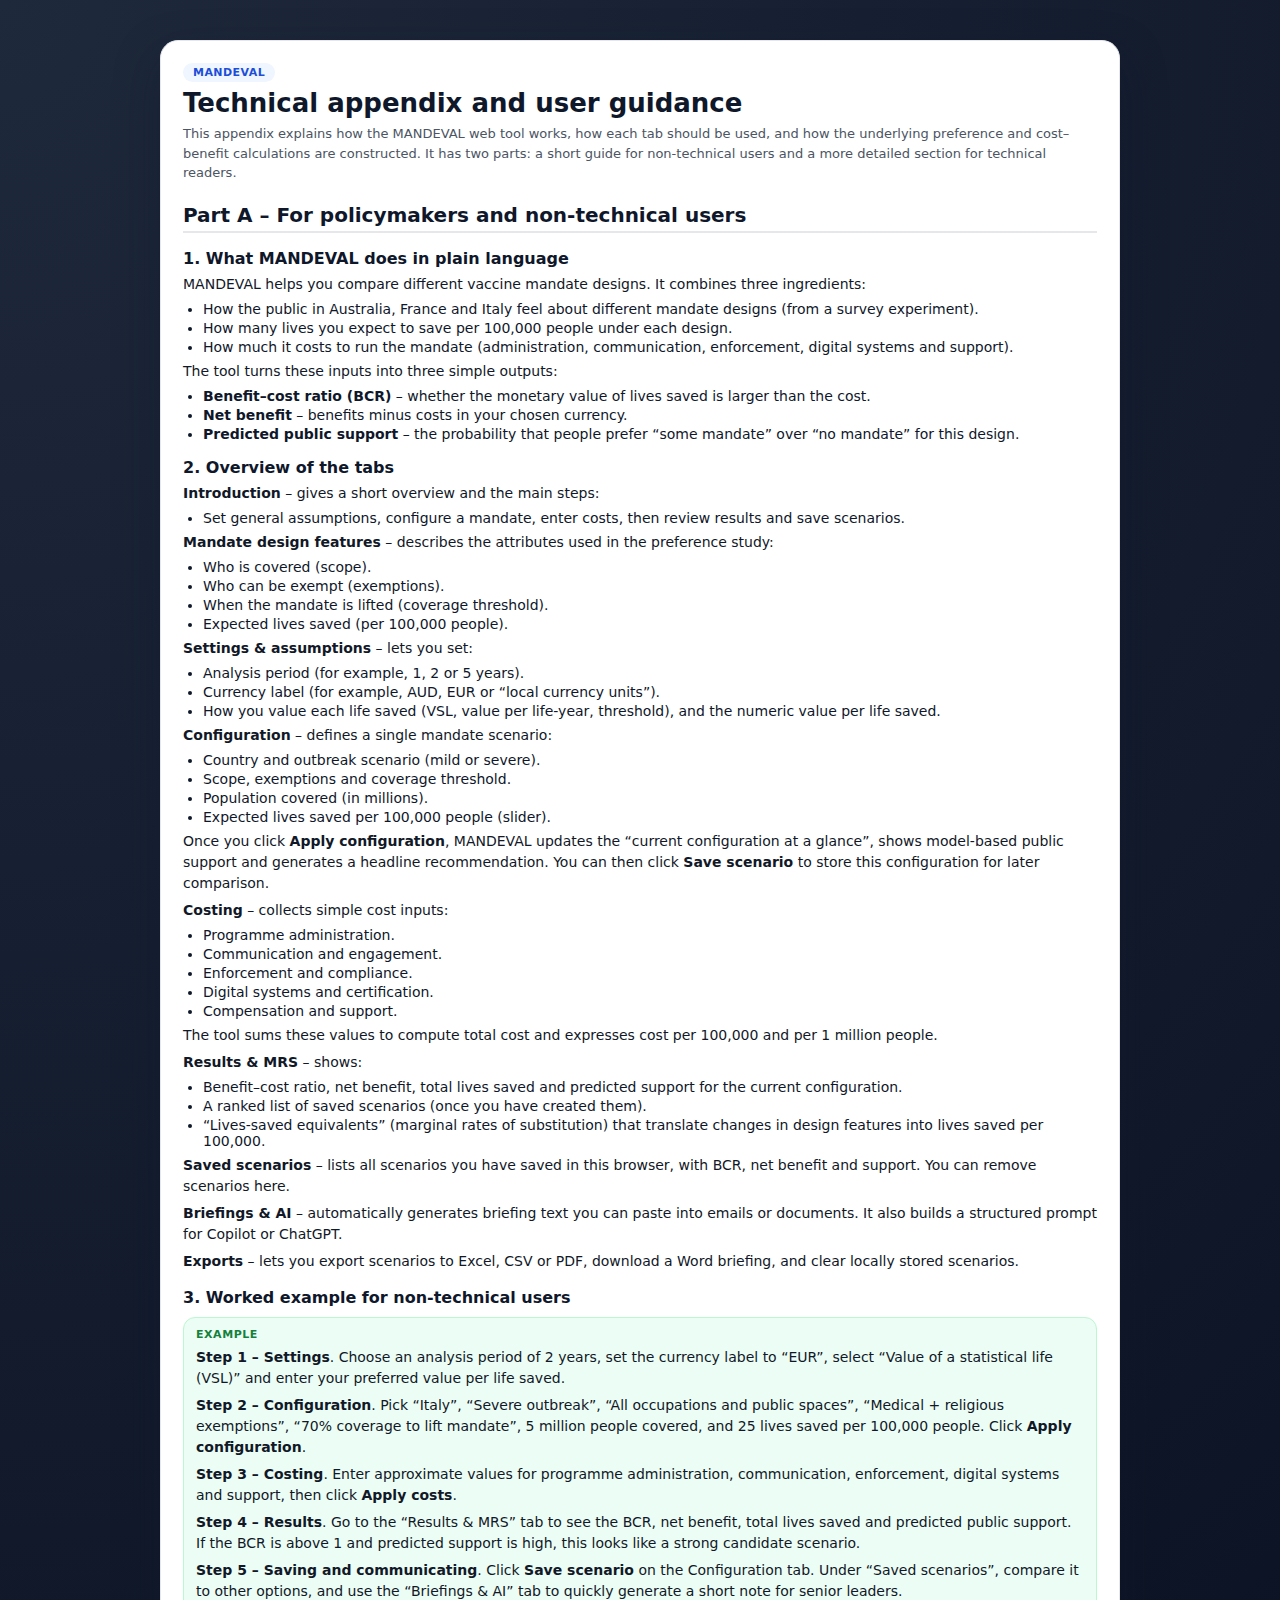
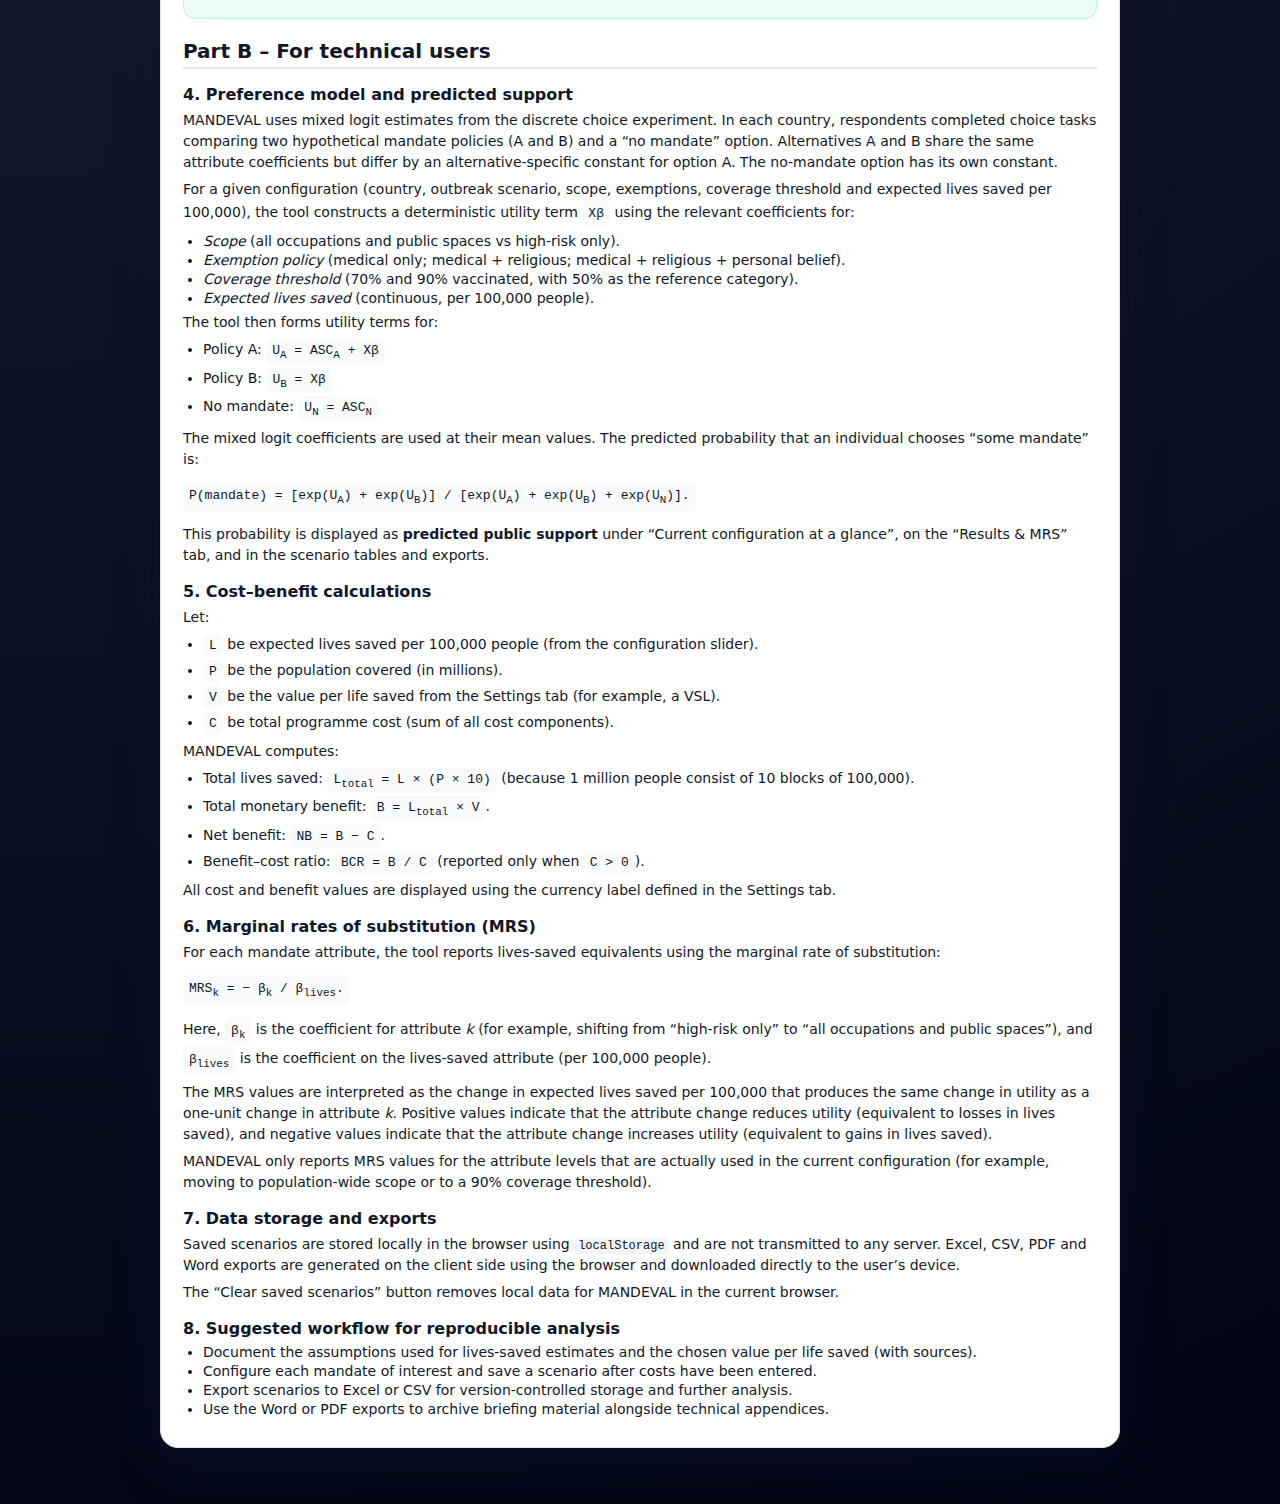
<file: technical-appendix.html>
<!DOCTYPE html>
<html lang="en">
<head>
  <meta charset="UTF-8">
  <title>MANDEVAL technical appendix</title>
  <meta name="viewport" content="width=device-width, initial-scale=1">
  <style>
    :root {
      --bg: #0F172A;
      --card: #FFFFFF;
      --muted: #6B7280;
      --accent: #2563EB;
    }
    body {
      margin: 0;
      font-family: system-ui, -apple-system, BlinkMacSystemFont, "Segoe UI", sans-serif;
      background: radial-gradient(circle at top left, #1E293B, #020617);
      color: #0F172A;
    }
    .shell {
      max-width: 960px;
      margin: 24px auto 40px;
      padding: 16px;
    }
    .page-card {
      background-color: var(--card);
      border-radius: 18px;
      padding: 20px 22px 24px;
      box-shadow: 0 18px 45px rgba(15, 23, 42, 0.35);
      border: 1px solid #E5E7EB;
    }
    h1 {
      font-size: 26px;
      margin: 0 0 6px;
    }
    h2 {
      font-size: 20px;
      margin: 20px 0 8px;
      border-bottom: 2px solid #E5E7EB;
      padding-bottom: 4px;
    }
    h3 {
      font-size: 16px;
      margin: 16px 0 6px;
    }
    p {
      font-size: 14px;
      line-height: 1.5;
      color: #111827;
      margin: 6px 0;
    }
    .label-pill {
      display: inline-flex;
      align-items: center;
      gap: 6px;
      padding: 3px 10px;
      border-radius: 999px;
      background-color: #EFF6FF;
      color: #1D4ED8;
      font-size: 11px;
      font-weight: 600;
      text-transform: uppercase;
      letter-spacing: 0.04em;
      margin-bottom: 6px;
    }
    .grid-two {
      display: grid;
      grid-template-columns: 1.4fr 1fr;
      gap: 18px;
      margin-top: 10px;
    }
    .highlight-box {
      border-radius: 12px;
      padding: 10px 12px;
      background: #F9FAFB;
      border: 1px solid #E5E7EB;
      font-size: 13px;
    }
    .pill {
      display: inline-block;
      padding: 2px 9px;
      border-radius: 999px;
      background-color: #EEF2FF;
      color: #4338CA;
      font-size: 11px;
      font-weight: 600;
      text-transform: uppercase;
      letter-spacing: 0.04em;
      margin-bottom: 6px;
    }
    ul {
      margin: 6px 0 6px 20px;
      padding: 0;
      font-size: 14px;
    }
    li {
      margin: 3px 0;
    }
    code {
      font-family: ui-monospace, SFMono-Regular, Menlo, Monaco, Consolas, "Liberation Mono", "Courier New", monospace;
      font-size: 12px;
      background-color: #F3F4F6;
      padding: 1px 4px;
      border-radius: 4px;
    }
    .math {
      font-family: ui-monospace, SFMono-Regular, Menlo, Monaco, Consolas, "Liberation Mono", "Courier New", monospace;
      display: inline-block;
      background-color: #F9FAFB;
      padding: 4px 6px;
      border-radius: 6px;
      font-size: 13px;
    }
    .example-box {
      border-radius: 12px;
      padding: 10px 12px;
      background: #ECFDF5;
      border: 1px solid #BBF7D0;
      font-size: 13px;
      margin-top: 10px;
    }
    .example-tag {
      font-size: 11px;
      font-weight: 600;
      text-transform: uppercase;
      letter-spacing: 0.05em;
      color: #15803D;
      margin-bottom: 2px;
    }
    .tab-name {
      font-weight: 600;
    }
    @media (max-width: 768px){
      .grid-two {
        grid-template-columns: 1fr;
      }
      .page-card {
        padding: 16px 14px 20px;
      }
      .shell {
        padding: 10px;
      }
    }
  </style>
</head>
<body>
  <div class="shell">
    <div class="page-card">
      <div class="label-pill">MANDEVAL</div>
      <h1>Technical appendix and user guidance</h1>
      <p style="font-size:13px;color:#4B5563;">
        This appendix explains how the MANDEVAL web tool works, how each tab should be used, and how
        the underlying preference and cost–benefit calculations are constructed. It has two parts:
        a short guide for non-technical users and a more detailed section for technical readers.
      </p>

      <h2>Part A – For policymakers and non-technical users</h2>

      <h3>1. What MANDEVAL does in plain language</h3>
      <p>
        MANDEVAL helps you compare different vaccine mandate designs. It combines three ingredients:
      </p>
      <ul>
        <li>How the public in Australia, France and Italy feel about different mandate designs (from a survey experiment).</li>
        <li>How many lives you expect to save per 100,000 people under each design.</li>
        <li>How much it costs to run the mandate (administration, communication, enforcement, digital systems and support).</li>
      </ul>
      <p>
        The tool turns these inputs into three simple outputs:
      </p>
      <ul>
        <li><strong>Benefit–cost ratio (BCR)</strong> – whether the monetary value of lives saved is larger than the cost.</li>
        <li><strong>Net benefit</strong> – benefits minus costs in your chosen currency.</li>
        <li><strong>Predicted public support</strong> – the probability that people prefer “some mandate” over “no mandate” for this design.</li>
      </ul>

      <h3>2. Overview of the tabs</h3>

      <p><span class="tab-name">Introduction</span> – gives a short overview and the main steps:</p>
      <ul>
        <li>Set general assumptions, configure a mandate, enter costs, then review results and save scenarios.</li>
      </ul>

      <p><span class="tab-name">Mandate design features</span> – describes the attributes used in the preference study:</p>
      <ul>
        <li>Who is covered (scope).</li>
        <li>Who can be exempt (exemptions).</li>
        <li>When the mandate is lifted (coverage threshold).</li>
        <li>Expected lives saved (per 100,000 people).</li>
      </ul>

      <p><span class="tab-name">Settings &amp; assumptions</span> – lets you set:</p>
      <ul>
        <li>Analysis period (for example, 1, 2 or 5 years).</li>
        <li>Currency label (for example, AUD, EUR or “local currency units”).</li>
        <li>How you value each life saved (VSL, value per life-year, threshold), and the numeric value per life saved.</li>
      </ul>

      <p><span class="tab-name">Configuration</span> – defines a single mandate scenario:</p>
      <ul>
        <li>Country and outbreak scenario (mild or severe).</li>
        <li>Scope, exemptions and coverage threshold.</li>
        <li>Population covered (in millions).</li>
        <li>Expected lives saved per 100,000 people (slider).</li>
      </ul>
      <p>
        Once you click <strong>Apply configuration</strong>, MANDEVAL updates the “current configuration at a glance”,
        shows model-based public support and generates a headline recommendation. You can then click
        <strong>Save scenario</strong> to store this configuration for later comparison.
      </p>

      <p><span class="tab-name">Costing</span> – collects simple cost inputs:</p>
      <ul>
        <li>Programme administration.</li>
        <li>Communication and engagement.</li>
        <li>Enforcement and compliance.</li>
        <li>Digital systems and certification.</li>
        <li>Compensation and support.</li>
      </ul>
      <p>
        The tool sums these values to compute total cost and expresses cost per 100,000 and per 1 million people.
      </p>

      <p><span class="tab-name">Results &amp; MRS</span> – shows:</p>
      <ul>
        <li>Benefit–cost ratio, net benefit, total lives saved and predicted support for the current configuration.</li>
        <li>A ranked list of saved scenarios (once you have created them).</li>
        <li>“Lives-saved equivalents” (marginal rates of substitution) that translate changes in design features into lives saved per 100,000.</li>
      </ul>

      <p><span class="tab-name">Saved scenarios</span> – lists all scenarios you have saved in this browser, with BCR, net benefit and support. You can remove scenarios here.</p>

      <p><span class="tab-name">Briefings &amp; AI</span> – automatically generates briefing text you can paste into emails or documents. It also builds a structured prompt for Copilot or ChatGPT.</p>

      <p><span class="tab-name">Exports</span> – lets you export scenarios to Excel, CSV or PDF, download a Word briefing, and clear locally stored scenarios.</p>

      <h3>3. Worked example for non-technical users</h3>

      <div class="example-box">
        <div class="example-tag">Example</div>
        <p><strong>Step 1 – Settings</strong>. Choose an analysis period of 2 years, set the currency label to “EUR”, select “Value of a statistical life (VSL)” and enter your preferred value per life saved.</p>
        <p><strong>Step 2 – Configuration</strong>. Pick “Italy”, “Severe outbreak”, “All occupations and public spaces”, “Medical + religious exemptions”, “70% coverage to lift mandate”, 5 million people covered, and 25 lives saved per 100,000 people. Click <strong>Apply configuration</strong>.</p>
        <p><strong>Step 3 – Costing</strong>. Enter approximate values for programme administration, communication, enforcement, digital systems and support, then click <strong>Apply costs</strong>.</p>
        <p><strong>Step 4 – Results</strong>. Go to the “Results &amp; MRS” tab to see the BCR, net benefit, total lives saved and predicted public support. If the BCR is above 1 and predicted support is high, this looks like a strong candidate scenario.</p>
        <p><strong>Step 5 – Saving and communicating</strong>. Click <strong>Save scenario</strong> on the Configuration tab. Under “Saved scenarios”, compare it to other options, and use the “Briefings &amp; AI” tab to quickly generate a short note for senior leaders.</p>
      </div>

      <h2>Part B – For technical users</h2>

      <h3>4. Preference model and predicted support</h3>
      <p>
        MANDEVAL uses mixed logit estimates from the discrete choice experiment. In each country,
        respondents completed choice tasks comparing two hypothetical mandate policies (A and B) and a
        “no mandate” option. Alternatives A and B share the same attribute coefficients but differ by an
        alternative-specific constant for option A. The no-mandate option has its own constant.
      </p>
      <p>
        For a given configuration (country, outbreak scenario, scope, exemptions, coverage threshold and
        expected lives saved per 100,000), the tool constructs a deterministic utility term
        <span class="math">Xβ</span> using the relevant coefficients for:
      </p>
      <ul>
        <li><em>Scope</em> (all occupations and public spaces vs high-risk only).</li>
        <li><em>Exemption policy</em> (medical only; medical + religious; medical + religious + personal belief).</li>
        <li><em>Coverage threshold</em> (70% and 90% vaccinated, with 50% as the reference category).</li>
        <li><em>Expected lives saved</em> (continuous, per 100,000 people).</li>
      </ul>
      <p>
        The tool then forms utility terms for:
      </p>
      <ul>
        <li>Policy A: <span class="math">U<sub>A</sub> = ASC<sub>A</sub> + Xβ</span></li>
        <li>Policy B: <span class="math">U<sub>B</sub> = Xβ</span></li>
        <li>No mandate: <span class="math">U<sub>N</sub> = ASC<sub>N</sub></span></li>
      </ul>
      <p>
        The mixed logit coefficients are used at their mean values. The predicted probability that an
        individual chooses “some mandate” is:
      </p>
      <p class="math">
        P(mandate) = [exp(U<sub>A</sub>) + exp(U<sub>B</sub>)] / [exp(U<sub>A</sub>) + exp(U<sub>B</sub>) + exp(U<sub>N</sub>)].
      </p>
      <p>
        This probability is displayed as <strong>predicted public support</strong> under “Current configuration at a
        glance”, on the “Results &amp; MRS” tab, and in the scenario tables and exports.
      </p>

      <h3>5. Cost–benefit calculations</h3>
      <p>
        Let:
      </p>
      <ul>
        <li><span class="math">L</span> be expected lives saved per 100,000 people (from the configuration slider).</li>
        <li><span class="math">P</span> be the population covered (in millions).</li>
        <li><span class="math">V</span> be the value per life saved from the Settings tab (for example, a VSL).</li>
        <li><span class="math">C</span> be total programme cost (sum of all cost components).</li>
      </ul>
      <p>
        MANDEVAL computes:
      </p>
      <ul>
        <li>Total lives saved: <span class="math">L<sub>total</sub> = L × (P × 10)</span> (because 1 million people consist of 10 blocks of 100,000).</li>
        <li>Total monetary benefit: <span class="math">B = L<sub>total</sub> × V</span>.</li>
        <li>Net benefit: <span class="math">NB = B − C</span>.</li>
        <li>Benefit–cost ratio: <span class="math">BCR = B / C</span> (reported only when <span class="math">C &gt; 0</span>).</li>
      </ul>
      <p>
        All cost and benefit values are displayed using the currency label defined in the Settings tab.
      </p>

      <h3>6. Marginal rates of substitution (MRS)</h3>
      <p>
        For each mandate attribute, the tool reports lives-saved equivalents using the marginal rate of
        substitution:
      </p>
      <p class="math">
        MRS<sub>k</sub> = − β<sub>k</sub> / β<sub>lives</sub>.
      </p>
      <p>
        Here, <span class="math">β<sub>k</sub></span> is the coefficient for attribute <em>k</em> (for example, shifting from
        “high-risk only” to “all occupations and public spaces”), and
        <span class="math">β<sub>lives</sub></span> is the coefficient on the lives-saved attribute (per 100,000 people).
      </p>
      <p>
        The MRS values are interpreted as the change in expected lives saved per 100,000 that produces
        the same change in utility as a one-unit change in attribute <em>k</em>. Positive values indicate that the
        attribute change reduces utility (equivalent to losses in lives saved), and negative values indicate
        that the attribute change increases utility (equivalent to gains in lives saved).
      </p>
      <p>
        MANDEVAL only reports MRS values for the attribute levels that are actually used in the current
        configuration (for example, moving to population-wide scope or to a 90% coverage threshold).
      </p>

      <h3>7. Data storage and exports</h3>
      <p>
        Saved scenarios are stored locally in the browser using <code>localStorage</code> and are not transmitted
        to any server. Excel, CSV, PDF and Word exports are generated on the client side using the
        browser and downloaded directly to the user’s device.
      </p>
      <p>
        The “Clear saved scenarios” button removes local data for MANDEVAL in the current browser.
      </p>

      <h3>8. Suggested workflow for reproducible analysis</h3>
      <ul>
        <li>Document the assumptions used for lives-saved estimates and the chosen value per life saved (with sources).</li>
        <li>Configure each mandate of interest and save a scenario after costs have been entered.</li>
        <li>Export scenarios to Excel or CSV for version-controlled storage and further analysis.</li>
        <li>Use the Word or PDF exports to archive briefing material alongside technical appendices.</li>
      </ul>

    </div>
  </div>
</body>
</html>
</file>
